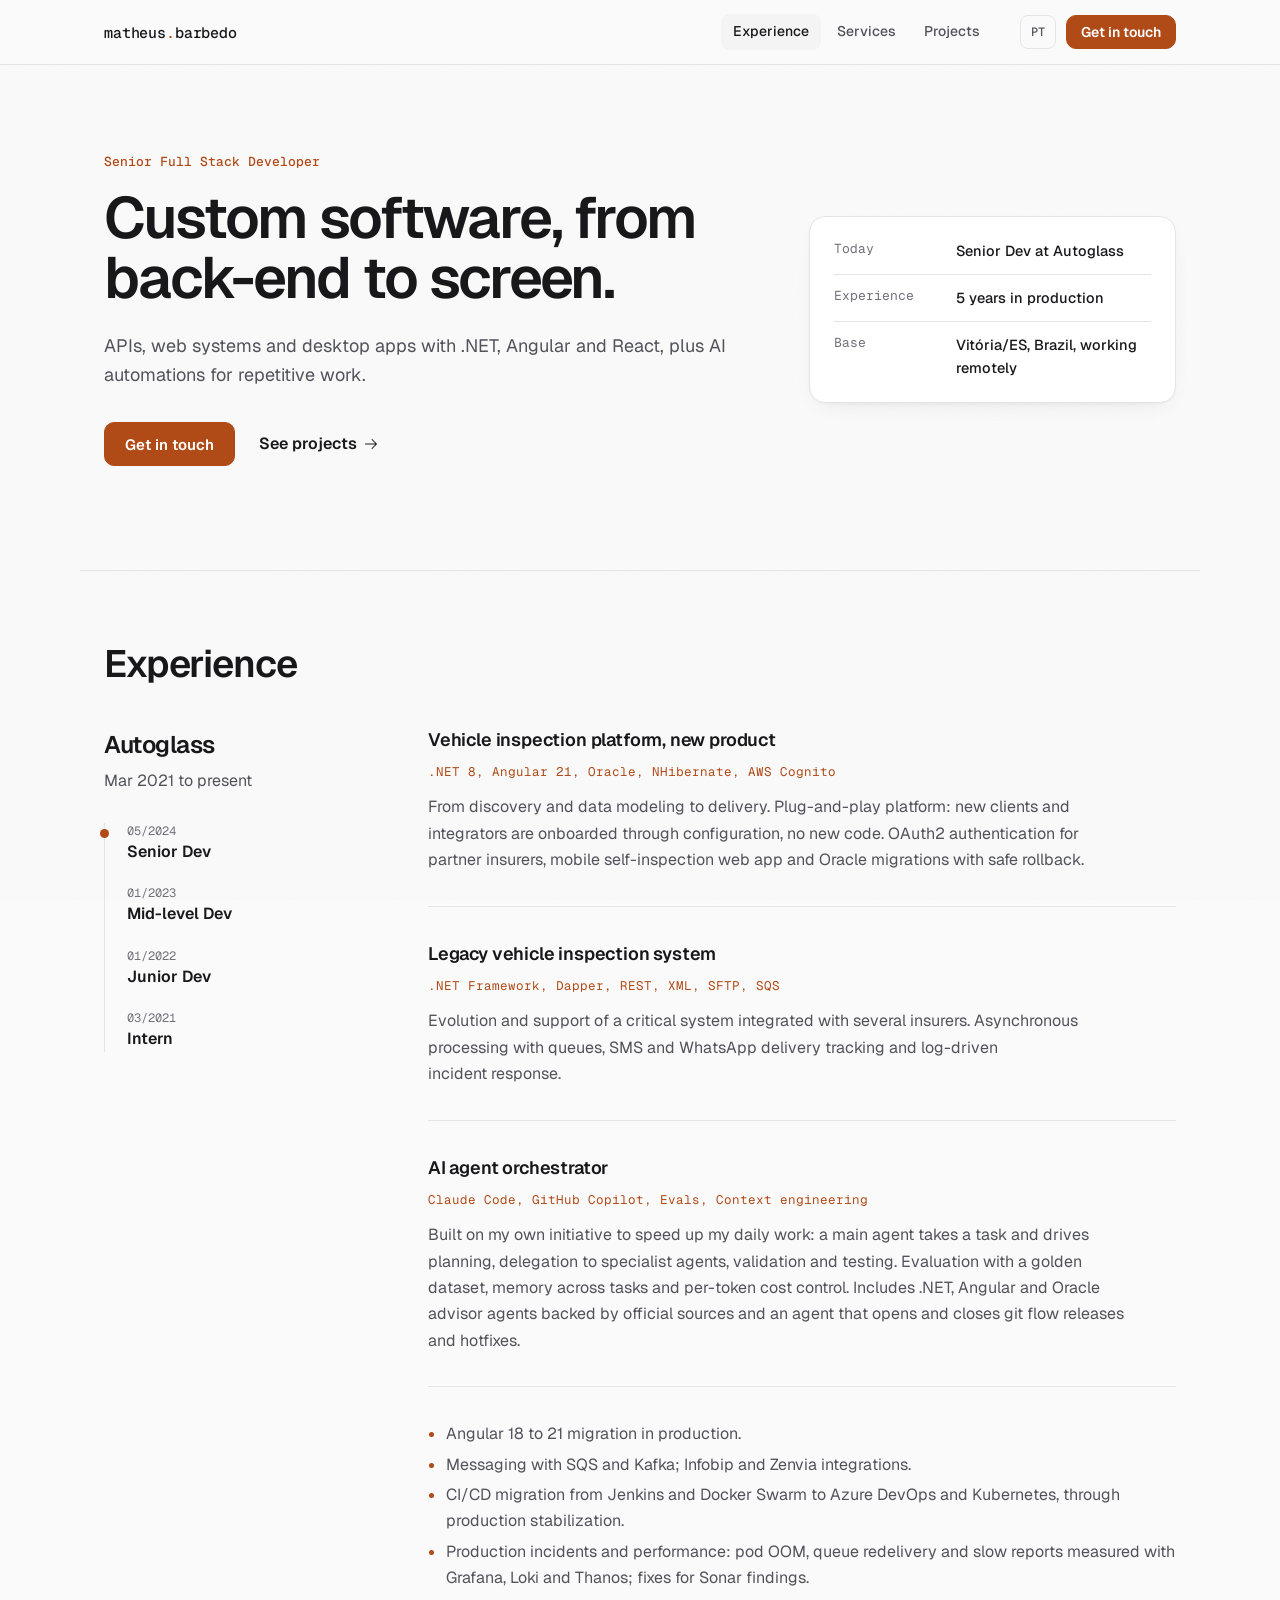
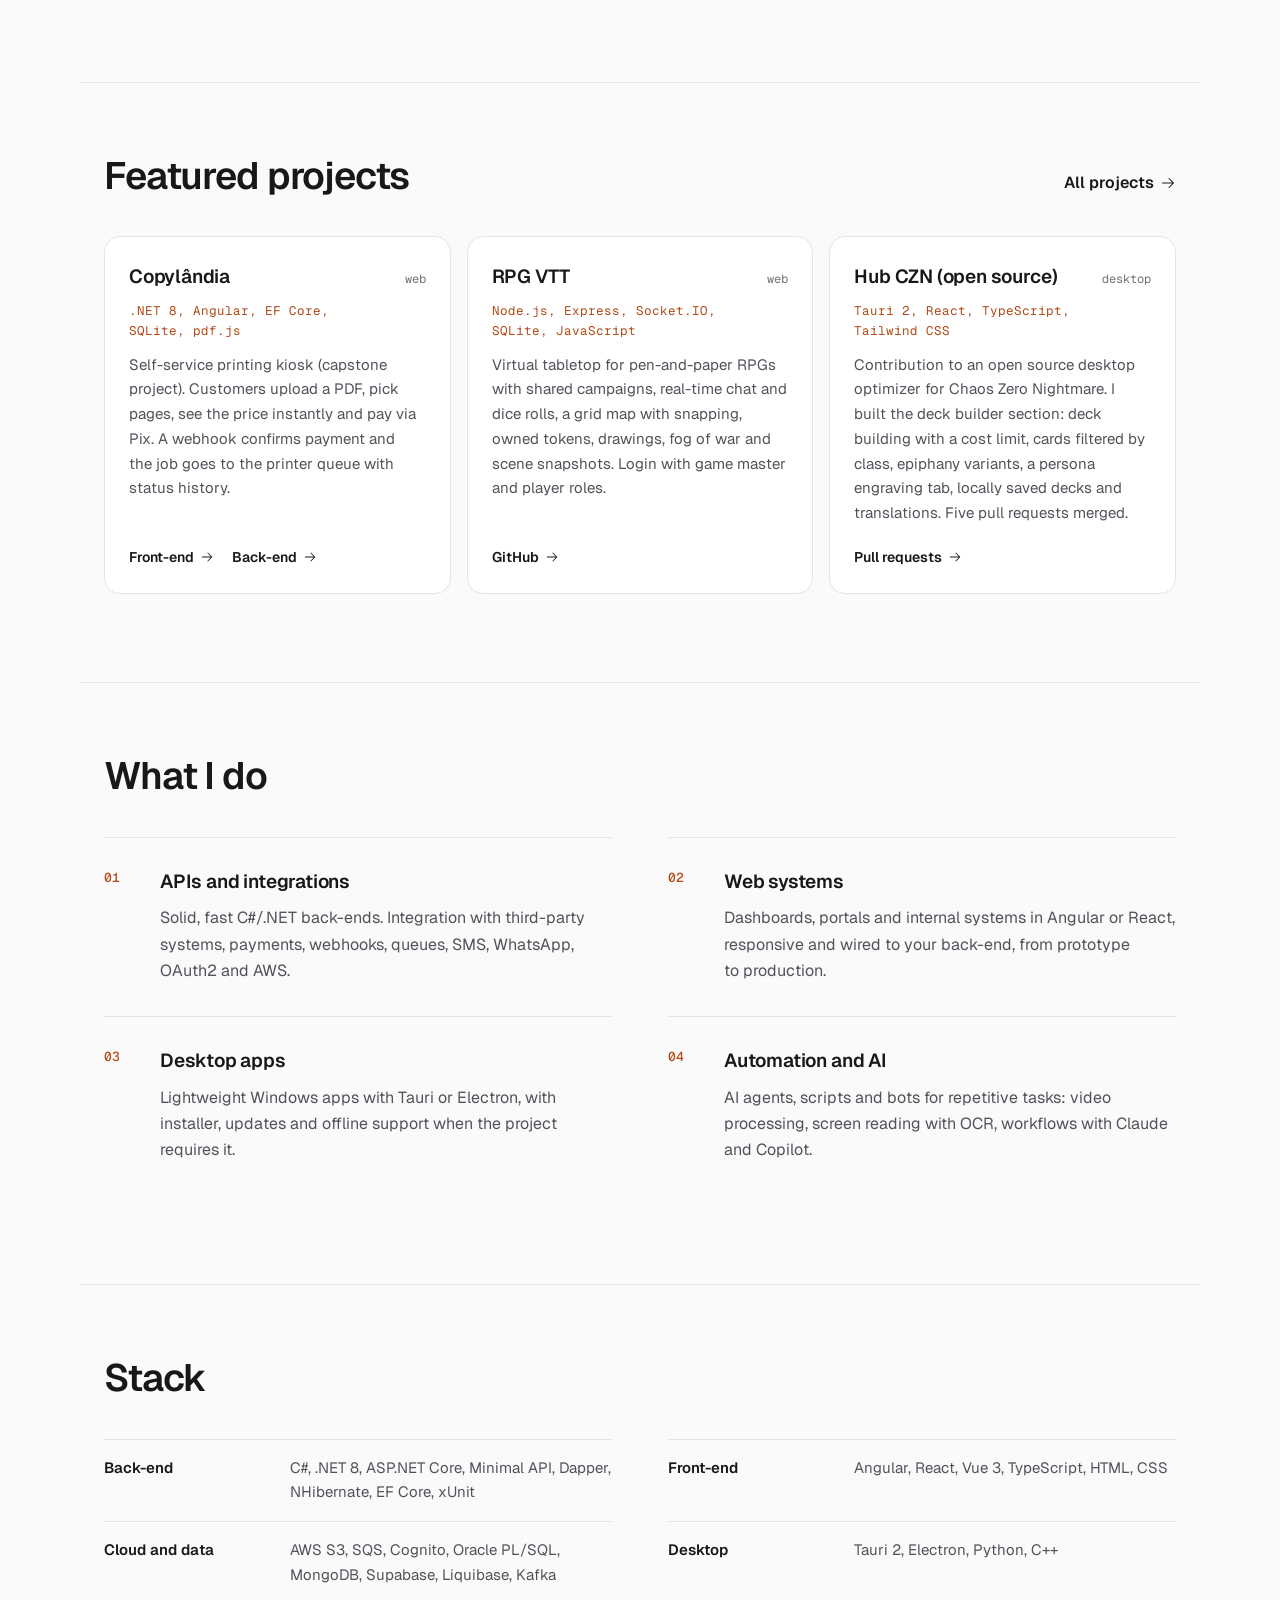
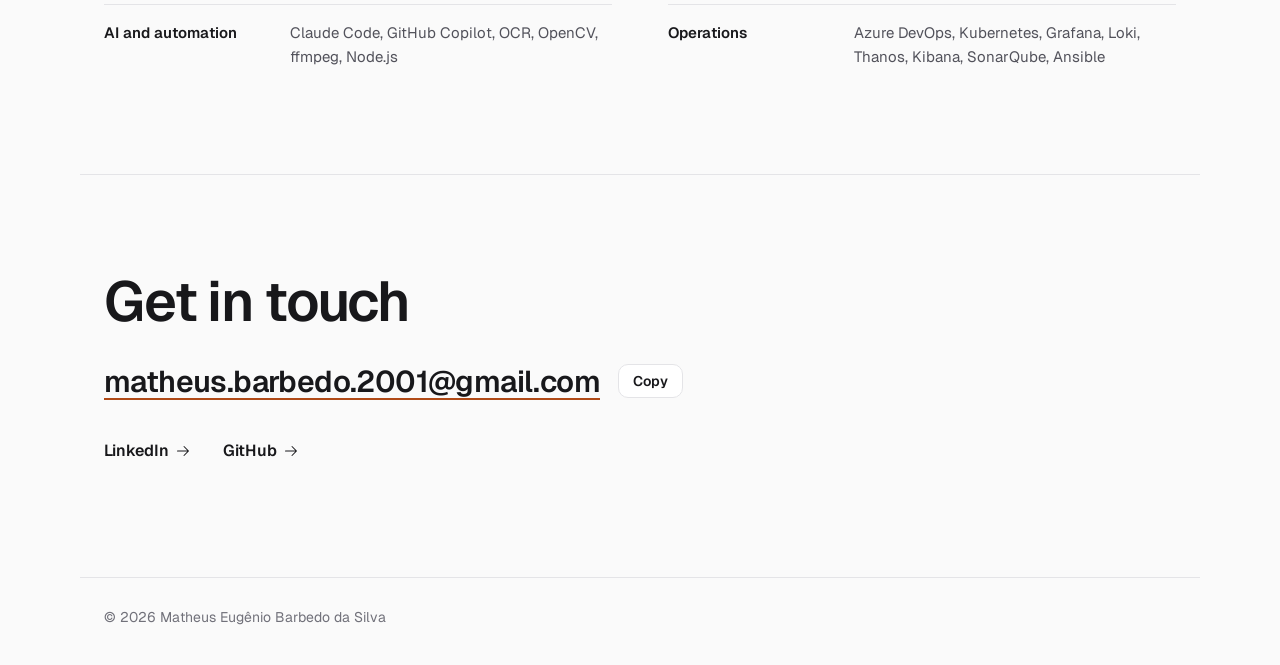
<file: index.html>
<!doctype html>
<html lang="pt-BR">
<head>
<meta charset="utf-8">
<meta name="viewport" content="width=device-width, initial-scale=1, viewport-fit=cover">
<title>Matheus Barbedo | Desenvolvedor Full Stack</title>
<meta name="description" content="Desenvolvedor Full Stack .NET e Angular. APIs, integrações, sistemas web, apps desktop e automação com IA.">
<meta property="og:title" content="Matheus Barbedo | Desenvolvedor Full Stack">
<meta property="og:description" content="APIs, integrações, sistemas web, apps desktop e automação com IA.">
<meta property="og:type" content="website">
<meta property="og:url" content="https://matheusbarbedo.github.io/">
<meta property="og:image" content="https://matheusbarbedo.github.io/og.png">
<meta name="twitter:card" content="summary_large_image">
<link rel="canonical" href="https://matheusbarbedo.github.io/">
<meta name="theme-color" content="#0c0c0e" media="(prefers-color-scheme: dark)">
<meta name="theme-color" content="#fafafa" media="(prefers-color-scheme: light)">
<link rel="icon" href="data:image/svg+xml,<svg xmlns='http://www.w3.org/2000/svg' viewBox='0 0 32 32'><rect width='32' height='32' rx='8' fill='%2318181b'/><text x='16' y='21.5' font-family='monospace' font-size='14' font-weight='700' fill='%23e98647' text-anchor='middle'>MB</text></svg>">
<script>document.documentElement.classList.add("js")</script>
<link rel="preconnect" href="https://fonts.googleapis.com">
<link rel="preconnect" href="https://fonts.gstatic.com" crossorigin>
<link href="https://fonts.googleapis.com/css2?family=Geist:wght@400;500;600;700&family=Geist+Mono:wght@400;500&display=swap" rel="stylesheet">
<link rel="stylesheet" href="style.css">
</head>
<body>
<a class="skip" href="#conteudo" data-i18n="skip">Pular para o conteúdo</a>

<header class="nav">
  <div class="wrap nav-inner">
    <a href="#top" class="logo">matheus<span>.</span>barbedo</a>
    <nav aria-label="Seções">
      <a href="#experiencia" data-i18n="nav.experience">Experiência</a>
      <a href="#servicos" data-i18n="nav.services">Serviços</a>
      <a href="projetos.html" data-i18n="nav.projects">Projetos</a>
    </nav>
    <div class="nav-actions">
      <button id="lang" class="lang" type="button" aria-label="Switch to English">EN</button>
      <a href="#contato" class="btn primary sm" data-i18n="cta.contact">Fale comigo</a>
    </div>
  </div>
</header>

<main id="top">
  <section class="hero wrap" id="conteudo">
    <div class="hero-text">
      <p class="eyebrow" data-i18n="hero.eyebrow">Desenvolvedor Full Stack Sênior</p>
      <h1><span data-i18n="hero.title">Software sob medida, do back-end à tela.</span></h1>
      <p class="lead" data-i18n="hero.lead">APIs, sistemas web e apps desktop com .NET, Angular e React, mais automações com IA para o trabalho repetitivo.</p>
      <div class="cta">
        <a href="#contato" class="btn primary" data-i18n="cta.contact">Fale comigo</a>
        <a href="projetos.html" class="link-arrow" data-i18n="hero.cta2">Ver projetos</a>
      </div>
    </div>
    <aside class="now" aria-label="Status">
      <dl>
        <div><dt data-i18n="now.today">Hoje</dt><dd data-i18n="now.todayv">Dev Sênior na Autoglass</dd></div>
        <div><dt data-i18n="now.xp">Experiência</dt><dd data-i18n="now.xpv">5 anos em produção</dd></div>
        <div><dt data-i18n="now.base">Base</dt><dd data-i18n="now.basev">Vitória/ES, atendo remoto</dd></div>
      </dl>
    </aside>
  </section>

  <section id="experiencia" class="wrap section">
    <h2 data-i18n="exp.title">Experiência</h2>
    <div class="exp">
      <div class="exp-side">
        <h3>Autoglass</h3>
        <p class="muted" data-i18n="exp.period">Mar/2021 até hoje</p>
        <ol class="timeline">
          <li><span>05/2024</span><span data-i18n="tl.4">Dev Sênior</span></li>
          <li><span>01/2023</span><span data-i18n="tl.3">Dev Pleno</span></li>
          <li><span>01/2022</span><span data-i18n="tl.2">Dev Júnior</span></li>
          <li><span>03/2021</span><span data-i18n="tl.1">Estagiário</span></li>
        </ol>
      </div>
      <div class="cases">
        <article class="case reveal">
          <h4 data-i18n="c1.t">Plataforma de vistorias, produto novo</h4>
          <p class="tags">.NET 8, Angular 21, Oracle, NHibernate, AWS Cognito</p>
          <p data-i18n="c1.d">Da concepção e modelagem até a entrega. Plataforma plug-and-play: novos clientes e integradores entram por configuração, sem código novo. Autenticação OAuth2 para seguradoras parceiras, WebApp de self-vistoria pelo celular e migrations Oracle com rollback seguro.</p>
        </article>
        <article class="case reveal">
          <h4 data-i18n="c2.t">Sistema de vistorias legado</h4>
          <p class="tags">.NET Framework, Dapper, REST, XML, SFTP, SQS</p>
          <p data-i18n="c2.d">Evolução e sustentação de um sistema crítico integrado a várias seguradoras. Processamento assíncrono com filas, SMS e WhatsApp com rastreio de entrega e resposta a incidentes guiada por logs.</p>
        </article>
        <article class="case reveal">
          <h4 data-i18n="c3.t">Orquestrador de agentes de IA</h4>
          <p class="tags">Claude Code, GitHub Copilot, Evals, Context engineering</p>
          <p data-i18n="c3.d">Criado por iniciativa própria para acelerar o meu dia a dia: um agente principal recebe a tarefa e conduz planejamento, delegação para agentes especialistas, validação e testes. Avaliação com golden dataset, memória entre tarefas e controle de custo por token. Inclui agentes consultores de .NET, Angular e Oracle baseados em fontes oficiais e um agente que abre e fecha release e hotfix pelo git flow.</p>
        </article>
        <ul class="bullets reveal">
          <li data-i18n="b.1">Migração de Angular 18 para 21 em produção.</li>
          <li data-i18n="b.2">Mensageria com SQS e Kafka; integrações com Infobip e Zenvia.</li>
          <li data-i18n="b.3">Migração de CI/CD de Jenkins e Docker Swarm para Azure DevOps e Kubernetes, até a estabilização em produção.</li>
          <li data-i18n="b.4">Incidentes e performance em produção: OOM de pod, reentrega de fila e relatórios lentos medidos com Grafana, Loki e Thanos; correções de apontamentos do Sonar.</li>
        </ul>
      </div>
    </div>
  </section>

  <section id="destaques" class="wrap section">
    <div class="section-head">
      <h2 data-i18n="home.projects">Projetos em destaque</h2>
      <a href="projetos.html" class="link-arrow" data-i18n="home.all">Todos os projetos</a>
    </div>
    <div id="home-projects" class="projects"><noscript><p class="muted"><a href="projetos.html">Ver projetos</a></p></noscript></div>
  </section>

  <section id="servicos" class="wrap section">
    <h2 data-i18n="services.title">O que eu faço</h2>
    <ol class="services">
      <li class="reveal">
        <span class="num">01</span>
        <h3 data-i18n="s1.t">APIs e integrações</h3>
        <p data-i18n="s1.d">Back-end em C#/.NET robusto e rápido. Integração com sistemas de terceiros, Pix, webhooks, filas, SMS, WhatsApp, OAuth2 e AWS.</p>
      </li>
      <li class="reveal">
        <span class="num">02</span>
        <h3 data-i18n="s2.t">Sistemas web</h3>
        <p data-i18n="s2.d">Painéis, portais e sistemas internos em Angular ou React, responsivos e ligados ao seu back-end, do protótipo à produção.</p>
      </li>
      <li class="reveal">
        <span class="num">03</span>
        <h3 data-i18n="s3.t">Apps desktop</h3>
        <p data-i18n="s3.d">Aplicativos Windows leves com Tauri ou Electron, com instalador, atualização e funcionamento offline quando o projeto exige.</p>
      </li>
      <li class="reveal">
        <span class="num">04</span>
        <h3 data-i18n="s4.t">Automação e IA</h3>
        <p data-i18n="s4.d">Agentes de IA, scripts e bots para tarefas repetitivas: processamento de vídeo, leitura de tela por OCR, fluxos com Claude e Copilot.</p>
      </li>
    </ol>
  </section>

  <section class="wrap section">
    <h2 data-i18n="stack.title">Stack</h2>
    <dl class="stack reveal">
      <div><dt>Back-end</dt><dd>C#, .NET 8, ASP.NET Core, Minimal API, Dapper, NHibernate, EF Core, xUnit</dd></div>
      <div><dt>Front-end</dt><dd>Angular, React, Vue 3, TypeScript, HTML, CSS</dd></div>
      <div><dt data-i18n="stack.data">Cloud e dados</dt><dd>AWS S3, SQS, Cognito, Oracle PL/SQL, MongoDB, Supabase, Liquibase, Kafka</dd></div>
      <div><dt>Desktop</dt><dd>Tauri 2, Electron, Python, C++</dd></div>
      <div><dt data-i18n="stack.ai">IA e automação</dt><dd>Claude Code, GitHub Copilot, OCR, OpenCV, ffmpeg, Node.js</dd></div>
      <div><dt data-i18n="stack.ops">Operação</dt><dd>Azure DevOps, Kubernetes, Grafana, Loki, Thanos, Kibana, SonarQube, Ansible</dd></div>
    </dl>
  </section>

  <section id="contato" class="wrap section contact">
    <h2 class="contact-title" data-i18n="contact.title">Fale comigo</h2>
    <div class="mail">
      <a href="mailto:matheus.barbedo.2001@gmail.com" class="mail-link">matheus.barbedo.2001@gmail.com</a>
      <button id="copy" class="btn sm" type="button" data-i18n="contact.copy">Copiar</button>
      <span id="copy-status" class="sr-only" role="status"></span>
    </div>
    <ul class="socials">
      <li><a href="https://www.linkedin.com/in/matheus-eugenio-barbedo-da-silva" target="_blank" rel="noopener" class="link-arrow">LinkedIn</a></li>
      <li><a href="https://github.com/MatheusBarbedo" target="_blank" rel="noopener" class="link-arrow">GitHub</a></li>
    </ul>
  </section>
</main>

<footer class="wrap footer">
  <p>© <span id="year"></span> Matheus Eugênio Barbedo da Silva</p>
</footer>

<script src="main.js"></script>
</body>
</html>
</file>
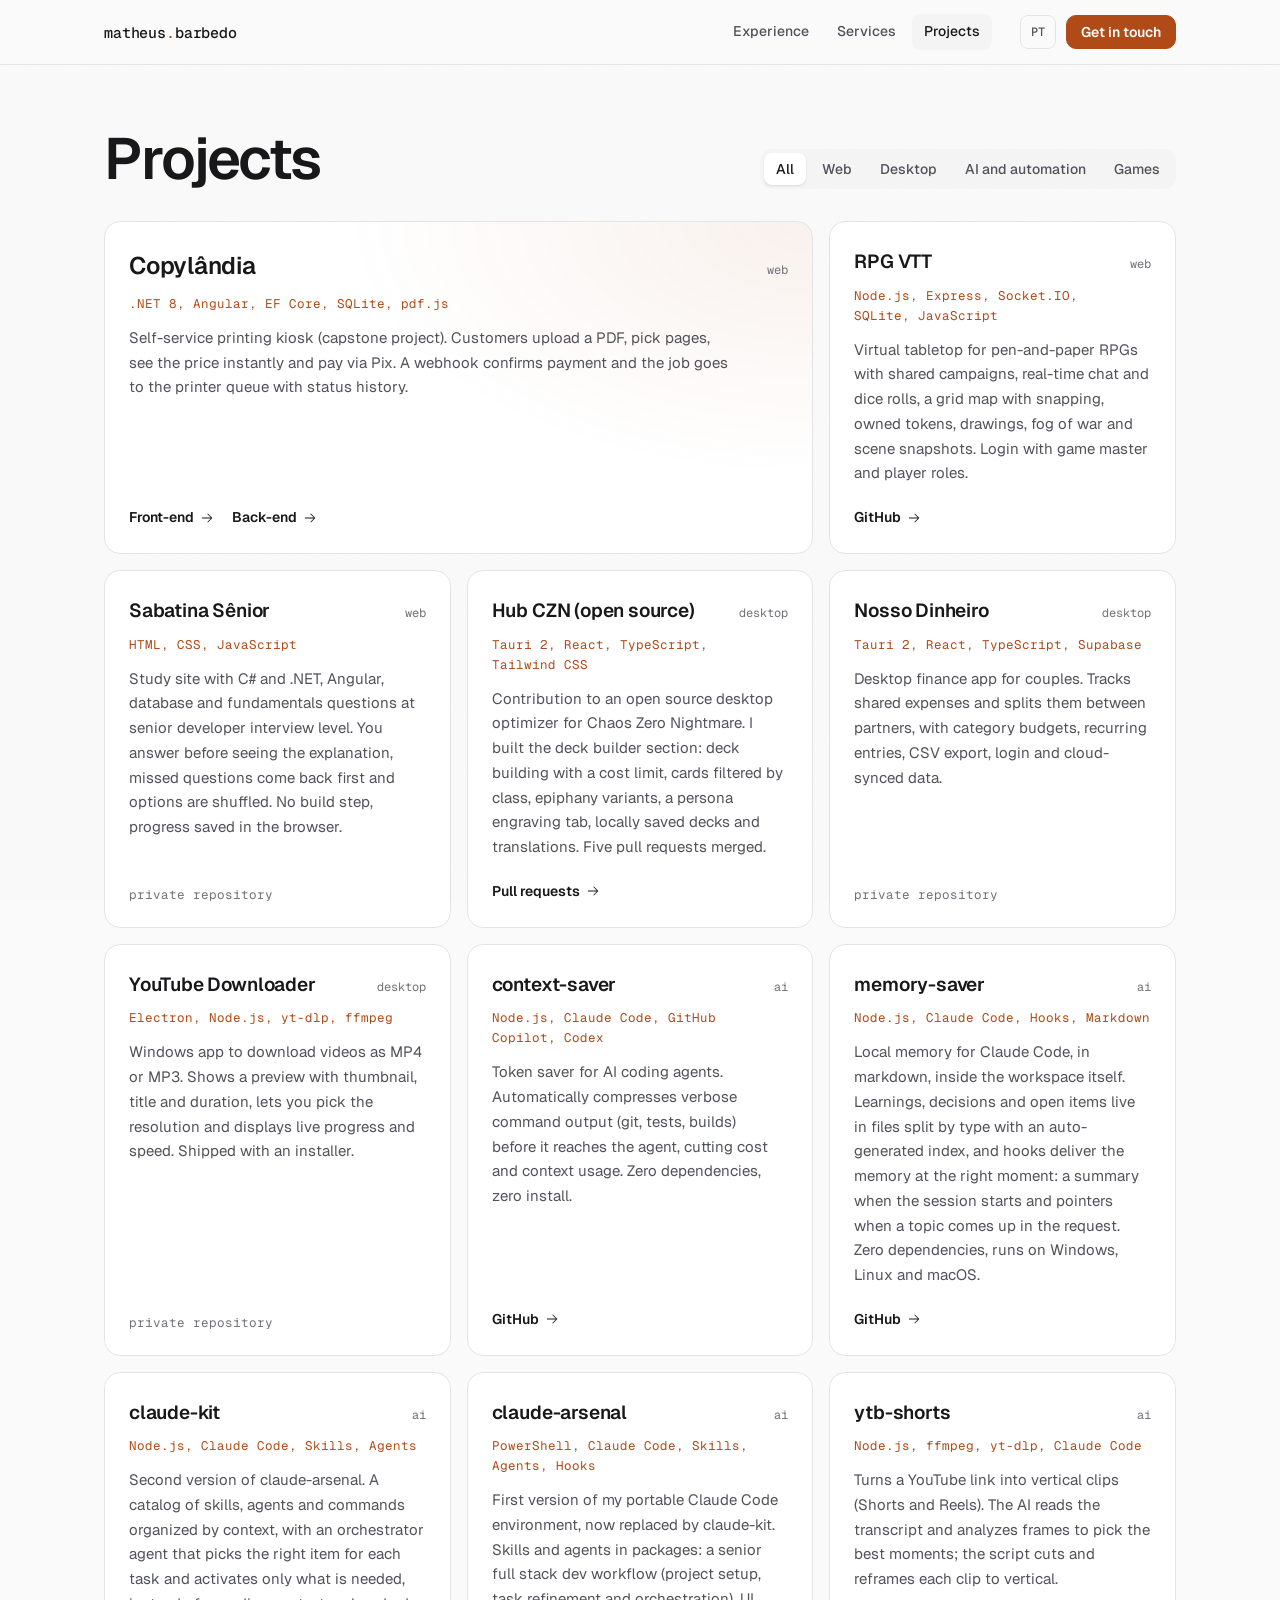
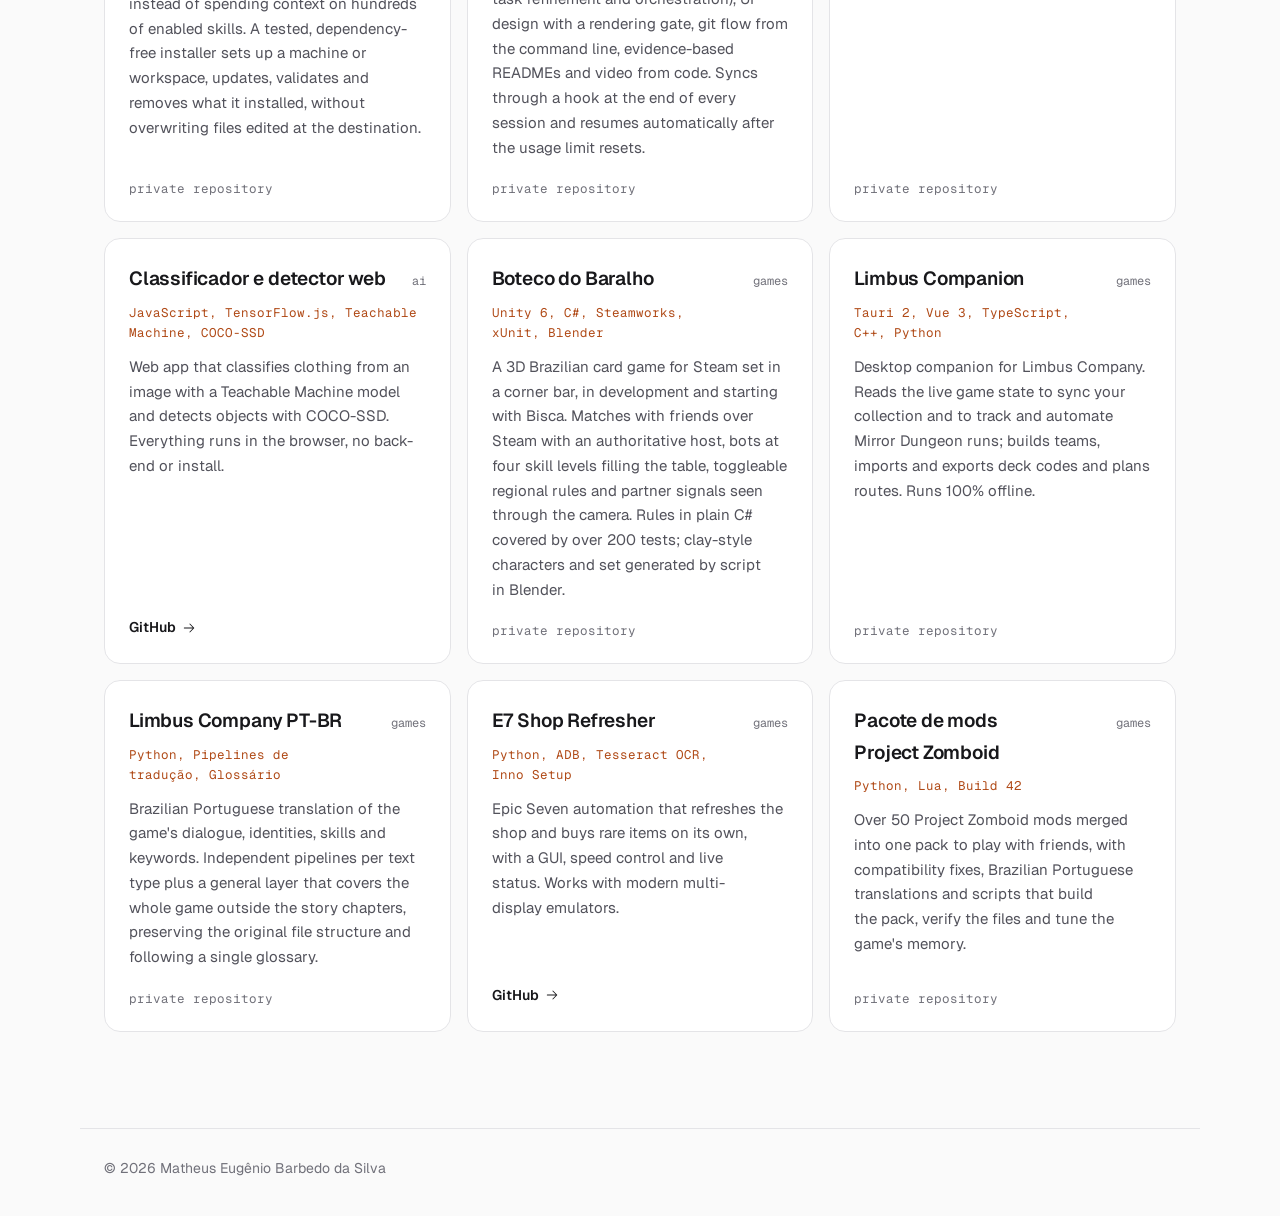
<file: projetos.html>
<!doctype html>
<html lang="pt-BR">
<head>
<meta charset="utf-8">
<meta name="viewport" content="width=device-width, initial-scale=1, viewport-fit=cover">
<title>Projetos | Matheus Barbedo</title>
<meta name="description" content="Projetos de Matheus Barbedo: sistemas web, apps desktop, automação com IA e ferramentas para jogos.">
<meta property="og:title" content="Projetos | Matheus Barbedo">
<meta property="og:description" content="Sistemas web, apps desktop, automação com IA e ferramentas para jogos.">
<meta property="og:type" content="website">
<meta property="og:url" content="https://matheusbarbedo.github.io/projetos.html">
<meta property="og:image" content="https://matheusbarbedo.github.io/og.png">
<meta name="twitter:card" content="summary_large_image">
<link rel="canonical" href="https://matheusbarbedo.github.io/projetos.html">
<meta name="theme-color" content="#0c0c0e" media="(prefers-color-scheme: dark)">
<meta name="theme-color" content="#fafafa" media="(prefers-color-scheme: light)">
<link rel="icon" href="data:image/svg+xml,<svg xmlns='http://www.w3.org/2000/svg' viewBox='0 0 32 32'><rect width='32' height='32' rx='8' fill='%2318181b'/><text x='16' y='21.5' font-family='monospace' font-size='14' font-weight='700' fill='%23e98647' text-anchor='middle'>MB</text></svg>">
<script>document.documentElement.classList.add("js")</script>
<link rel="preconnect" href="https://fonts.googleapis.com">
<link rel="preconnect" href="https://fonts.gstatic.com" crossorigin>
<link href="https://fonts.googleapis.com/css2?family=Geist:wght@400;500;600;700&family=Geist+Mono:wght@400;500&display=swap" rel="stylesheet">
<link rel="stylesheet" href="style.css">
</head>
<body>
<a class="skip" href="#conteudo" data-i18n="skip">Pular para o conteúdo</a>

<header class="nav">
  <div class="wrap nav-inner">
    <a href="index.html" class="logo">matheus<span>.</span>barbedo</a>
    <nav aria-label="Seções">
      <a href="index.html#experiencia" data-i18n="nav.experience">Experiência</a>
      <a href="index.html#servicos" data-i18n="nav.services">Serviços</a>
      <a href="projetos.html" class="active" aria-current="page" data-i18n="nav.projects">Projetos</a>
    </nav>
    <div class="nav-actions">
      <button id="lang" class="lang" type="button" aria-label="Switch to English">EN</button>
      <a href="index.html#contato" class="btn primary sm" data-i18n="cta.contact">Fale comigo</a>
    </div>
  </div>
</header>

<main id="top">
  <section class="wrap page" id="conteudo">
    <div class="section-head">
      <h1 data-i18n="projects.title">Projetos</h1>
      <div class="filters" role="group" aria-label="Filtro">
        <button class="chip" type="button" aria-pressed="true" data-filter="all" data-i18n="f.all">Todos</button>
        <button class="chip" type="button" aria-pressed="false" data-filter="web">Web</button>
        <button class="chip" type="button" aria-pressed="false" data-filter="desktop">Desktop</button>
        <button class="chip" type="button" aria-pressed="false" data-filter="ia" data-i18n="f.ia">IA e automação</button>
        <button class="chip" type="button" aria-pressed="false" data-filter="jogos" data-i18n="f.games">Jogos</button>
      </div>
    </div>
    <div id="project-list" class="projects"><noscript><p class="muted">Projetos no <a href="https://github.com/MatheusBarbedo">GitHub</a>.</p></noscript></div>
  </section>
</main>

<footer class="wrap footer">
  <p>© <span id="year"></span> Matheus Eugênio Barbedo da Silva</p>
</footer>

<script src="main.js"></script>
</body>
</html>
</file>
<file: style.css>
:root {
  --bg: #fafafa;
  --surface: #ffffff;
  --surface-2: #f4f4f5;
  --text: #18181b;
  --muted: #52525b;
  --faint: #71717a;
  --border: #e4e4e7;
  --accent: #b04a17;
  --accent-soft: #b04a1714;
  --on-accent: #ffffff;
  --shadow: 0 1px 2px #18181b0a, 0 8px 24px -12px #18181b1f;
  --ease-out: cubic-bezier(0.23, 1, 0.32, 1);
  --r-control: 10px;
  --r-box: 16px;
  color-scheme: light;
}

@media (prefers-color-scheme: dark) {
  :root {
    --bg: #0c0c0e;
    --surface: #141417;
    --surface-2: #1b1b1f;
    --text: #ededef;
    --muted: #a1a1aa;
    --faint: #8b8b94;
    --border: #26262b;
    --accent: #e98647;
    --accent-soft: #e986471a;
    --on-accent: #1a0d05;
    --shadow: 0 1px 2px #0006, 0 12px 32px -16px #000a;
    color-scheme: dark;
  }
}

* { box-sizing: border-box; }

html { scroll-behavior: smooth; scroll-padding-top: 80px; }

body {
  margin: 0;
  background: var(--bg);
  color: var(--text);
  font: 16px/1.65 Geist, system-ui, -apple-system, "Segoe UI", Roboto, sans-serif;
  -webkit-font-smoothing: antialiased;
  text-rendering: optimizeLegibility;
}

body::before {
  content: "";
  position: fixed;
  inset: 0;
  pointer-events: none;
  z-index: -1;
  opacity: 0.035;
  background-image: url("data:image/svg+xml,<svg xmlns='http://www.w3.org/2000/svg' width='160' height='160'><filter id='n'><feTurbulence type='fractalNoise' baseFrequency='0.9' numOctaves='2' stitchTiles='stitch'/></filter><rect width='100%' height='100%' filter='url(%23n)'/></svg>");
}

a { color: inherit; }
h1, h2, h3, h4 { text-wrap: balance; }
p { text-wrap: pretty; }

:focus-visible { outline: 2px solid var(--accent); outline-offset: 3px; border-radius: 4px; }

.skip {
  position: absolute;
  left: 16px;
  top: 12px;
  z-index: 50;
  transform: translateY(-150%);
  padding: 10px 16px;
  background: var(--text);
  color: var(--bg);
  border-radius: var(--r-control);
}
.skip:focus { transform: none; }

.sr-only {
  position: absolute;
  width: 1px;
  height: 1px;
  overflow: hidden;
  clip-path: inset(50%);
  white-space: nowrap;
}

.wrap { width: 100%; max-width: 1120px; margin: 0 auto; padding-inline: 24px; }

.nav {
  position: sticky;
  top: 0;
  z-index: 20;
  background: color-mix(in srgb, var(--bg) 82%, transparent);
  backdrop-filter: saturate(1.4) blur(12px);
  -webkit-backdrop-filter: saturate(1.4) blur(12px);
  border-bottom: 1px solid var(--border);
}
.nav-inner { display: flex; align-items: center; gap: 28px; height: 64px; }
.logo { font: 500 15px "Geist Mono", ui-monospace, monospace; text-decoration: none; letter-spacing: -0.01em; }
.logo span { color: var(--accent); }
.nav nav { display: flex; gap: 4px; margin-left: auto; }
.nav nav a {
  text-decoration: none;
  color: var(--muted);
  font-size: 14px;
  font-weight: 500;
  padding: 6px 12px;
  border-radius: 8px;
  transition: color 150ms ease, background-color 150ms ease;
}
.nav nav a.active { color: var(--text); background: var(--surface-2); }
.nav-actions { display: flex; align-items: center; gap: 10px; }
.lang {
  border: 1px solid var(--border);
  background: transparent;
  color: var(--muted);
  border-radius: 8px;
  height: 34px;
  padding: 0 10px;
  font: 500 12px "Geist Mono", monospace;
  cursor: pointer;
  transition: color 150ms ease, border-color 150ms ease, transform 160ms var(--ease-out);
}
.lang:active { transform: scale(0.96); }

.btn {
  display: inline-flex;
  align-items: center;
  justify-content: center;
  height: 44px;
  padding: 0 20px;
  border-radius: var(--r-control);
  border: 1px solid var(--border);
  background: var(--surface);
  color: var(--text);
  text-decoration: none;
  font: 600 15px Geist, sans-serif;
  white-space: nowrap;
  cursor: pointer;
  transition: transform 160ms var(--ease-out), background-color 150ms ease, border-color 150ms ease;
}
.btn.sm { height: 34px; padding: 0 14px; font-size: 14px; }
.btn.primary { background: var(--accent); border-color: var(--accent); color: var(--on-accent); }
.btn:active { transform: scale(0.97); }

.link-arrow {
  font-weight: 600;
  text-decoration: none;
  display: inline-flex;
  align-items: center;
  gap: 6px;
}
.link-arrow::after {
  content: "";
  width: 1em;
  height: 1em;
  background: currentColor;
  -webkit-mask: var(--arrow) center / contain no-repeat;
  mask: var(--arrow) center / contain no-repeat;
  transition: transform 200ms var(--ease-out);
}
:root { --arrow: url("data:image/svg+xml,<svg xmlns='http://www.w3.org/2000/svg' viewBox='0 0 256 256'><path d='M221.66,133.66l-72,72a8,8,0,0,1-11.32-11.32L196.69,136H40a8,8,0,0,1,0-16H196.69L138.34,61.66a8,8,0,0,1,11.32-11.32l72,72A8,8,0,0,1,221.66,133.66Z'/></svg>"); }

@media (hover: hover) and (pointer: fine) {
  .nav nav a:hover { color: var(--text); }
  .lang:hover { color: var(--text); border-color: var(--faint); }
  .btn:hover { border-color: var(--faint); }
  .btn.primary:hover { background: color-mix(in srgb, var(--accent) 88%, var(--text)); border-color: transparent; }
  .chip:hover { color: var(--text); }
  .link-arrow:hover::after { transform: translateX(3px); }
  .project:hover { border-color: color-mix(in srgb, var(--accent) 40%, var(--border)); }
}

.hero {
  display: grid;
  grid-template-columns: 1.75fr 1fr;
  gap: 64px;
  align-items: center;
  padding-block: 88px 104px;
}
.eyebrow { font: 500 13px "Geist Mono", monospace; color: var(--accent); margin: 0 0 18px; }
h1 {
  font-size: clamp(40px, 5vw, 58px);
  line-height: 1.04;
  letter-spacing: -0.035em;
  font-weight: 600;
  margin: 0 0 22px;
}
.lead { font-size: 18px; color: var(--muted); max-width: 52ch; margin: 0 0 32px; }
.cta { display: flex; flex-wrap: wrap; align-items: center; gap: 24px; }

.now {
  background: var(--surface);
  border: 1px solid var(--border);
  border-radius: var(--r-box);
  box-shadow: var(--shadow);
  padding: 22px 24px;
}
.now dl { margin: 0; }
.now dl div:first-child { border-top: 0; padding-top: 0; }
.now dl div:last-child { padding-bottom: 0; }
.now dl div {
  display: grid;
  grid-template-columns: 110px 1fr;
  gap: 12px;
  padding: 11px 0;
  border-top: 1px solid var(--border);
  font-size: 14.5px;
}
.now dt { color: var(--faint); font: 400 13px "Geist Mono", monospace; padding-top: 1px; }
.now dd { margin: 0; font-weight: 500; }

.section { padding-block: 72px 88px; border-top: 1px solid var(--border); }
h2 { font-size: clamp(28px, 3.4vw, 38px); letter-spacing: -0.03em; font-weight: 600; line-height: 1.1; margin: 0 0 40px; }
h3, h4 { margin: 0 0 8px; font-weight: 600; letter-spacing: -0.01em; }
h3 { font-size: 19px; }
h4 { font-size: 18px; }

.services {
  list-style: none;
  padding: 0;
  margin: 0;
  display: grid;
  grid-template-columns: repeat(2, 1fr);
  column-gap: 56px;
}
.services li { padding: 28px 0 32px; border-top: 1px solid var(--border); position: relative; padding-left: 56px; }
.services .num { position: absolute; left: 0; top: 31px; font: 500 13px "Geist Mono", monospace; color: var(--accent); }
.services p { color: var(--muted); margin: 0; max-width: 46ch; }


.page { padding-block: 64px 96px; }
.section-head { display: flex; flex-wrap: wrap; justify-content: space-between; align-items: end; gap: 16px 24px; margin-bottom: 32px; }
.section-head :is(h1, h2) { margin: 0; }
.section .section-head { margin-bottom: 40px; }
.filters { display: flex; flex-wrap: wrap; gap: 4px; padding: 4px; background: var(--surface-2); border-radius: 12px; }
.chip {
  border: 0;
  background: transparent;
  color: var(--muted);
  border-radius: 8px;
  height: 32px;
  padding: 0 12px;
  font: 500 14px Geist, sans-serif;
  cursor: pointer;
  transition: color 150ms ease, background-color 150ms ease, transform 160ms var(--ease-out);
}
.chip:active { transform: scale(0.96); }
.chip[aria-pressed="true"] { background: var(--surface); color: var(--text); box-shadow: 0 1px 2px #18181b1f; }

.projects { display: grid; grid-template-columns: repeat(3, 1fr); gap: 16px; }
.project {
  background: var(--surface);
  border: 1px solid var(--border);
  border-radius: var(--r-box);
  padding: 24px;
  display: flex;
  flex-direction: column;
}
.project.featured {
  grid-column: span 2;
  background:
    radial-gradient(120% 140% at 100% 0%, var(--accent-soft), transparent 55%),
    var(--surface);
}
.project.featured h3 { font-size: 24px; }
.project.featured > p:not(.tags) { max-width: 60ch; }
.project .top { display: flex; justify-content: space-between; align-items: baseline; gap: 12px; }
.project .cat { font: 400 12px "Geist Mono", monospace; color: var(--faint); }
.project > p:not(.tags) { color: var(--muted); margin: 0 0 20px; flex: 1; font-size: 15px; }
.tags { font: 400 12.5px/1.6 "Geist Mono", monospace; color: var(--accent); margin: 0 0 12px; }
.project .links { display: flex; gap: 18px; font-size: 14px; }
.project .links a { color: var(--text); }
.project .private { font: 400 12.5px "Geist Mono", monospace; color: var(--faint); }

.exp { display: grid; grid-template-columns: 260px 1fr; gap: 64px; align-items: start; }
.exp-side { position: sticky; top: 96px; }
.exp-side h3 { font-size: 24px; letter-spacing: -0.02em; margin: 0; }
.muted { color: var(--muted); margin: 4px 0 0; }
.timeline { list-style: none; padding: 0; margin: 28px 0 0; border-left: 1px solid var(--border); }
.timeline li { position: relative; padding: 0 0 20px 22px; display: flex; flex-direction: column; }
.timeline li:last-child { padding-bottom: 0; }
.timeline li:first-child::before {
  content: "";
  position: absolute;
  left: -5px;
  top: 6px;
  width: 9px;
  height: 9px;
  border-radius: 50%;
  background: var(--accent);
}
.timeline li span:first-child { font: 400 12px "Geist Mono", monospace; color: var(--faint); }
.timeline li span:last-child { font-weight: 600; }

.cases { display: flex; flex-direction: column; }
.case { padding: 0 0 32px; margin-bottom: 32px; border-bottom: 1px solid var(--border); }
.case p:not(.tags) { color: var(--muted); margin: 0; max-width: 64ch; }
.bullets { color: var(--muted); margin: 0; padding-left: 18px; }
.bullets li { padding: 2px 0; }
.bullets li::marker { color: var(--accent); }

.stack { display: grid; grid-template-columns: repeat(2, 1fr); column-gap: 56px; margin: 0; }
.stack div { display: grid; grid-template-columns: 170px 1fr; gap: 16px; padding: 16px 0; border-top: 1px solid var(--border); }
.stack dt { font-weight: 600; font-size: 15px; }
.stack dd { margin: 0; color: var(--muted); font-size: 15px; }

.contact { padding-block: 96px 112px; }
.contact-title { font-size: clamp(36px, 5vw, 56px); margin-bottom: 24px; }
.mail { display: flex; flex-wrap: wrap; align-items: center; gap: 12px 18px; margin: 8px 0 32px; }
.mail-link {
  font-size: clamp(20px, 3vw, 30px);
  font-weight: 600;
  letter-spacing: -0.02em;
  text-decoration: underline;
  text-decoration-color: var(--accent);
  text-decoration-thickness: 2px;
  text-underline-offset: 6px;
  overflow-wrap: anywhere;
}
.socials { list-style: none; padding: 0; margin: 0; display: flex; flex-wrap: wrap; gap: 12px 32px; }

.footer { padding-block: 28px 36px; border-top: 1px solid var(--border); color: var(--faint); font-size: 14px; }
.footer p { margin: 0; }

.reveal { transition: opacity 500ms var(--ease-out), transform 500ms var(--ease-out); transition-delay: var(--d, 0ms); }
.js .reveal:not(.in) { opacity: 0; transform: translateY(8px); }
.project.in { transition: border-color 200ms ease, opacity 300ms var(--ease-out), transform 300ms var(--ease-out); }

@media (max-width: 900px) {
  .hero { grid-template-columns: 1fr; gap: 40px; padding-block: 56px 72px; }
  .projects { grid-template-columns: repeat(2, 1fr); }
  .exp { grid-template-columns: 1fr; gap: 40px; }
  .exp-side { position: static; }
  .timeline { display: grid; grid-template-columns: repeat(2, 1fr); border-left: 0; gap: 16px; }
  .timeline li { padding: 0 0 0 18px; border-left: 1px solid var(--border); }
  .stack { grid-template-columns: 1fr; }
}

@media (max-width: 640px) {
  .wrap { padding-inline: 18px; }
  html { scroll-padding-top: 116px; }
  .nav-inner { flex-wrap: wrap; height: auto; column-gap: 12px; padding-top: 12px; }
  .nav nav { order: 3; width: 100%; margin: 6px -12px 0; padding-bottom: 8px; overflow-x: auto; }
  .nav nav a { white-space: nowrap; }
  .nav-actions { margin-left: auto; }
  .services { grid-template-columns: 1fr; }
  .projects { grid-template-columns: 1fr; }
  .project.featured { grid-column: auto; }
  .section { padding-block: 56px 64px; }
  .page { padding-block: 40px 64px; }
  .stack div { grid-template-columns: 1fr; gap: 4px; }
  .now dl div { grid-template-columns: 96px 1fr; }
}

@media (prefers-reduced-motion: reduce) {
  html { scroll-behavior: auto; }
  .reveal { transition: opacity 300ms ease; }
  .js .reveal:not(.in) { transform: none; }
  .project.in, .btn, .chip, .lang, .link-arrow::after { transition-property: opacity, color, background-color, border-color; }
}
</file>
